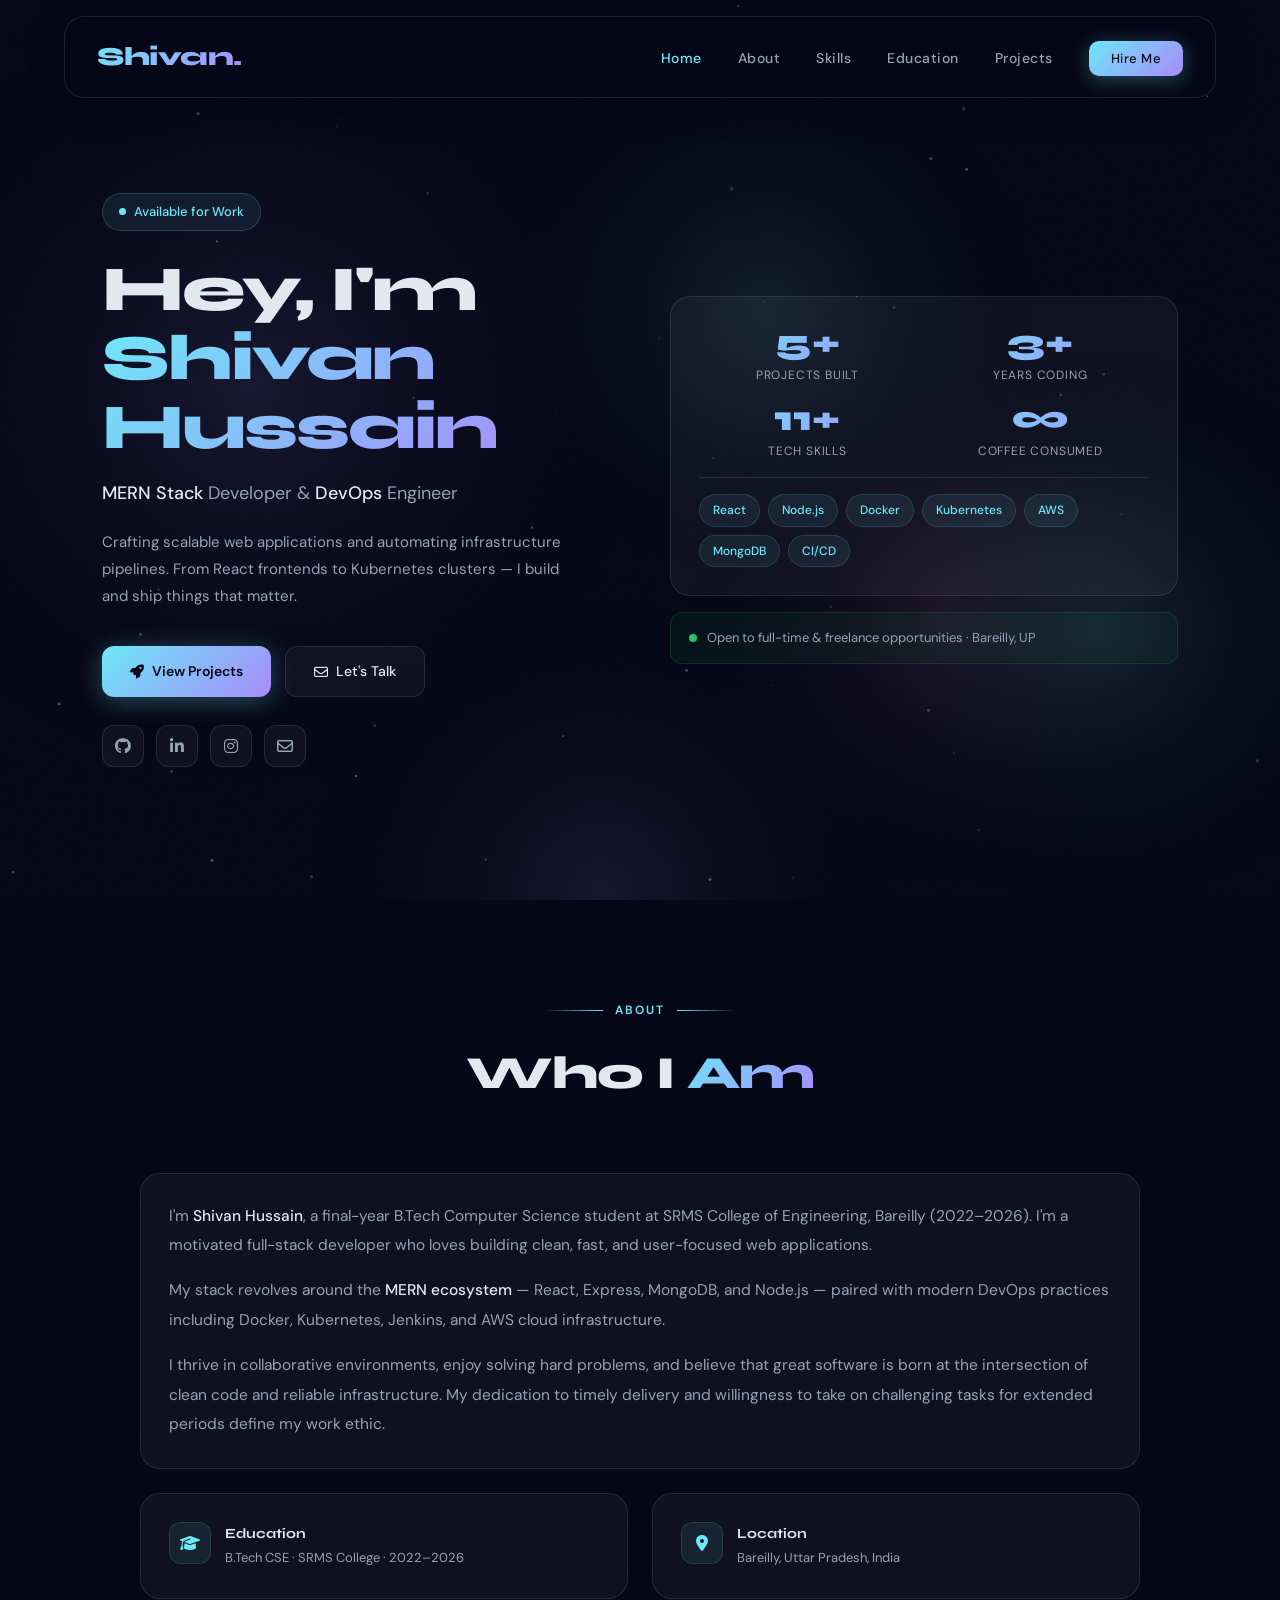
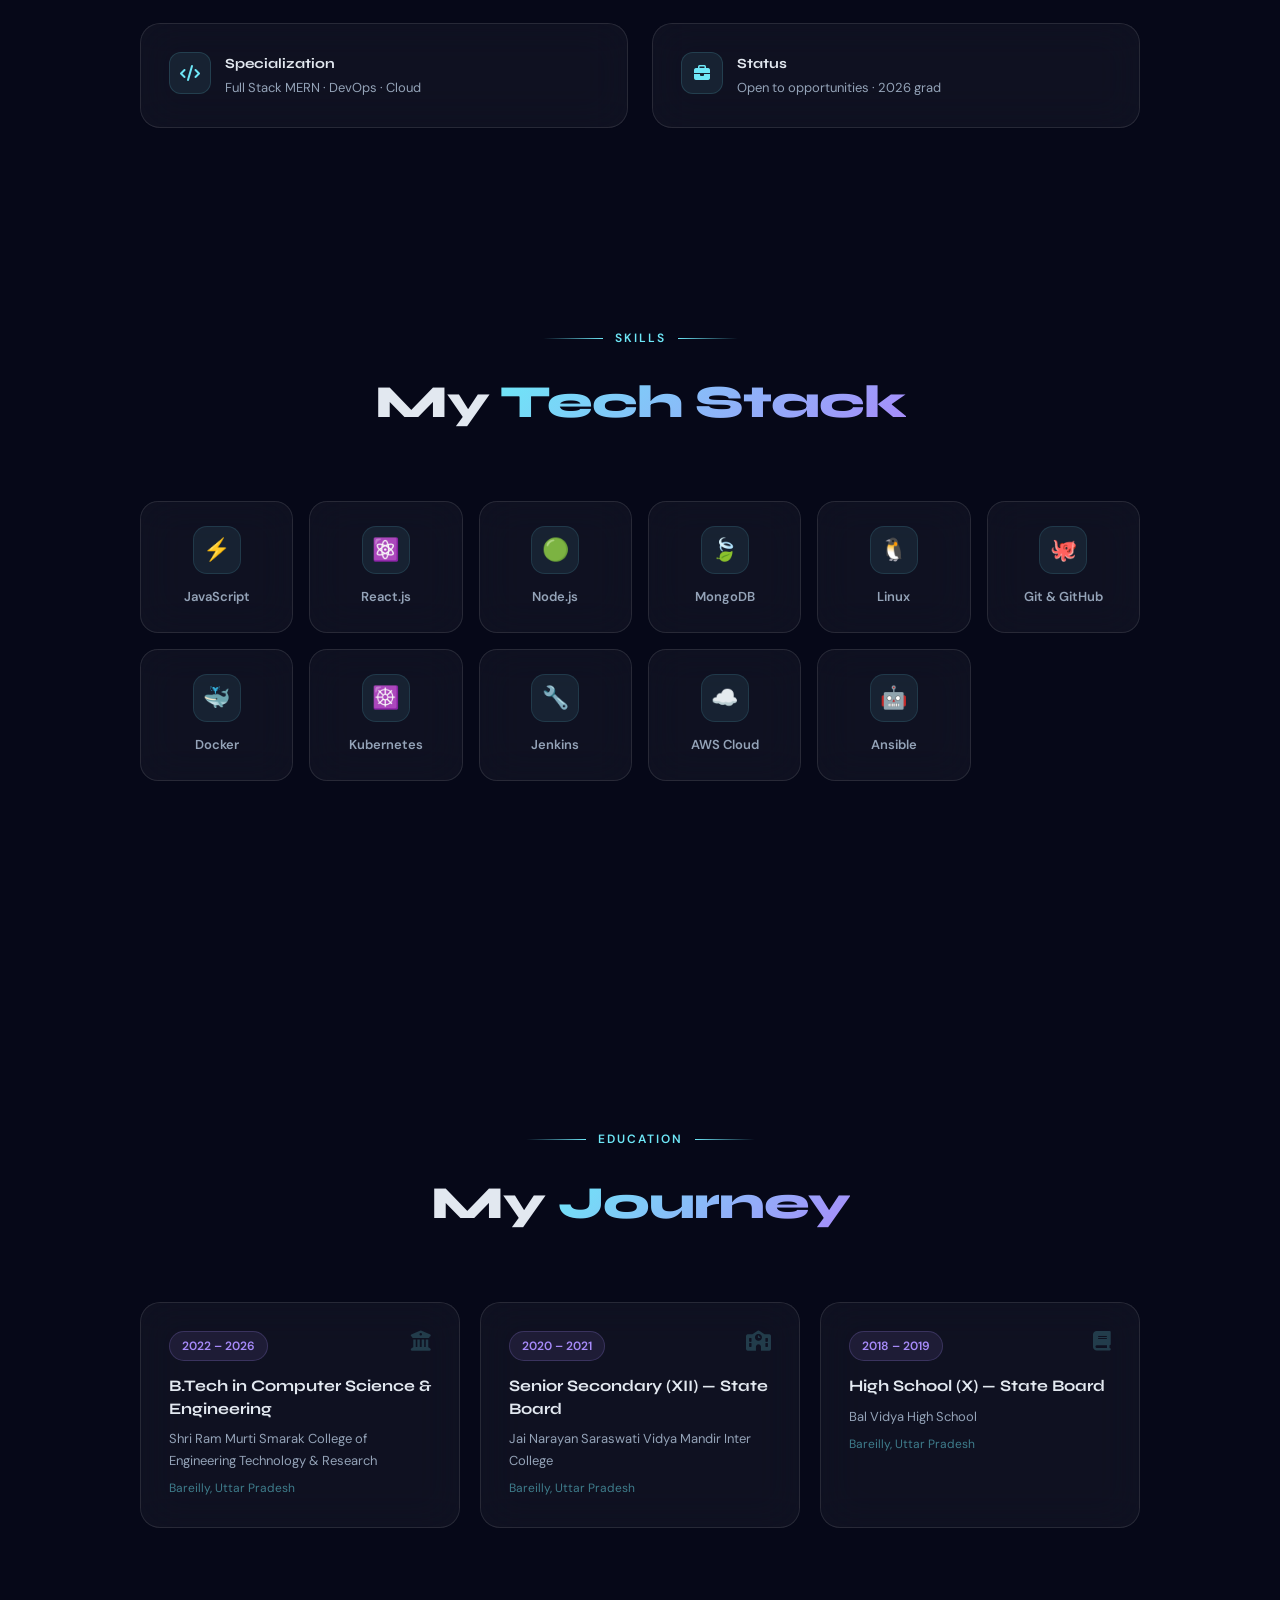
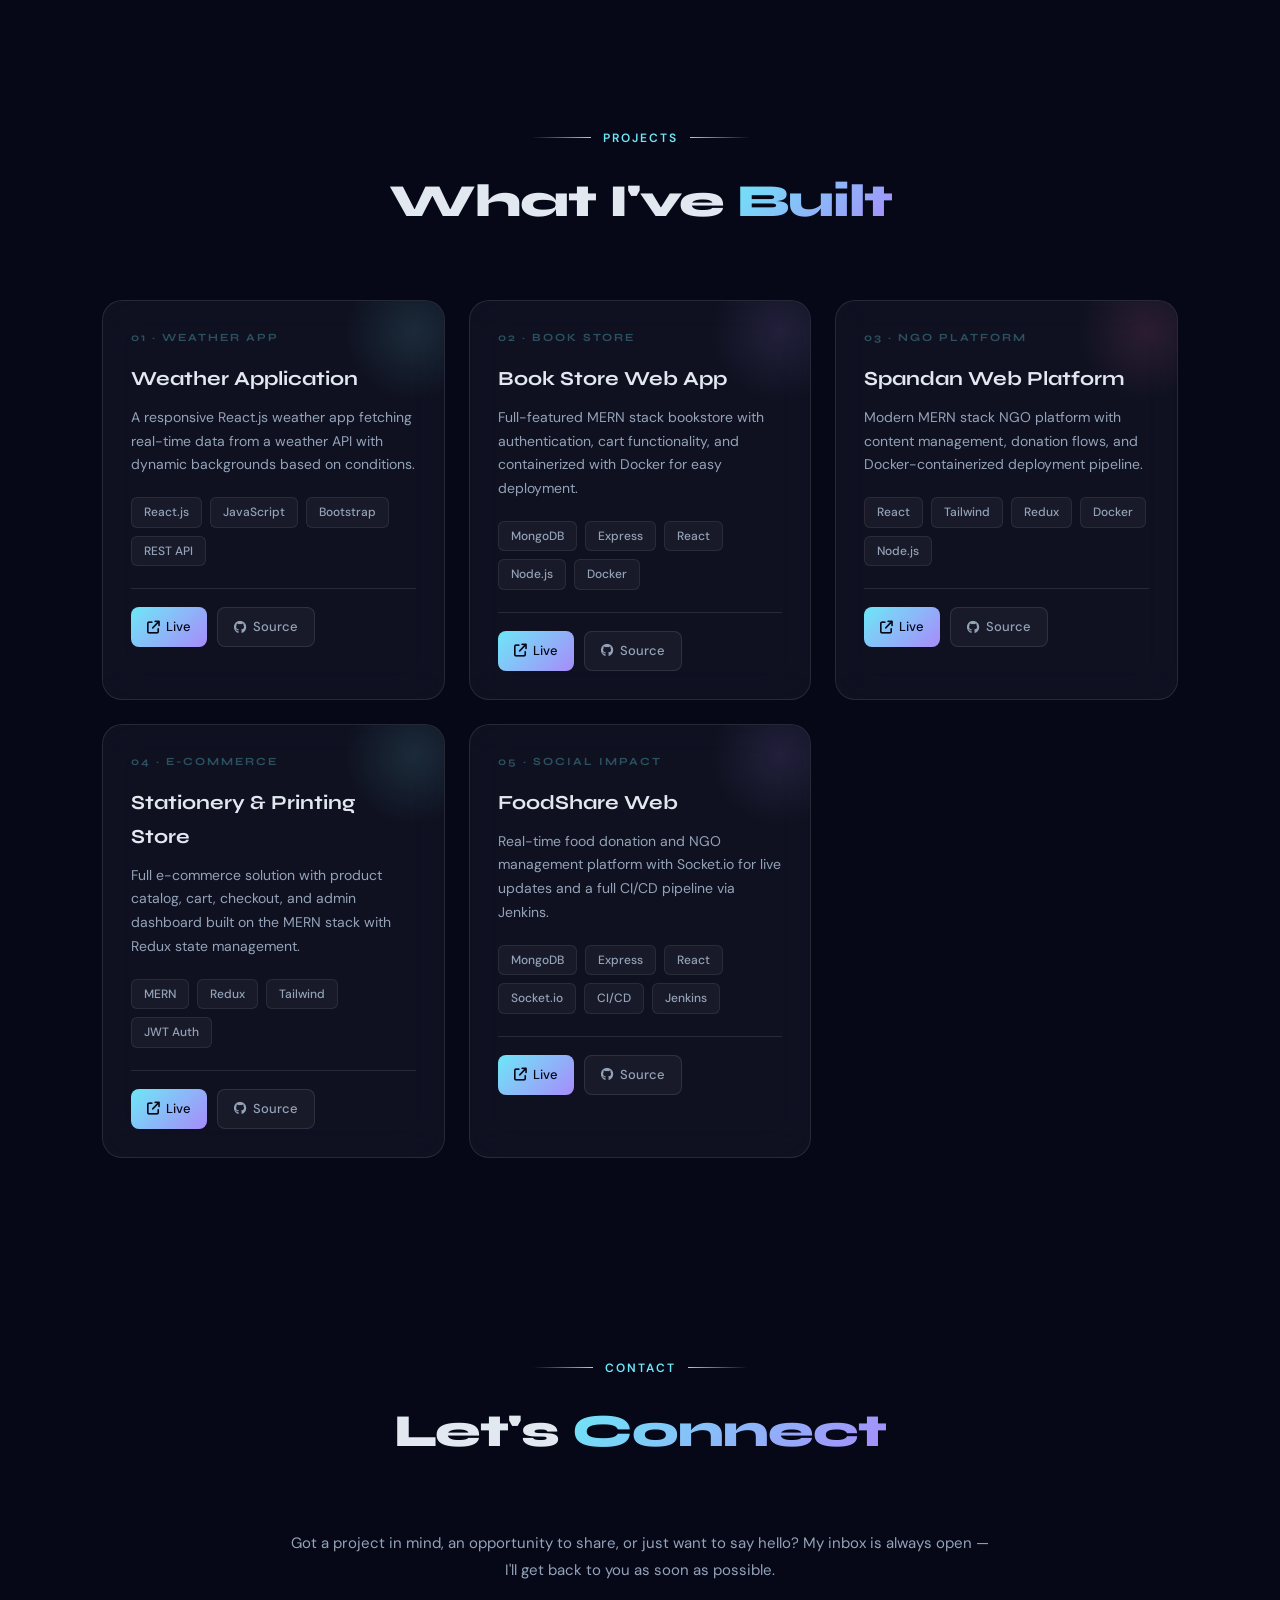
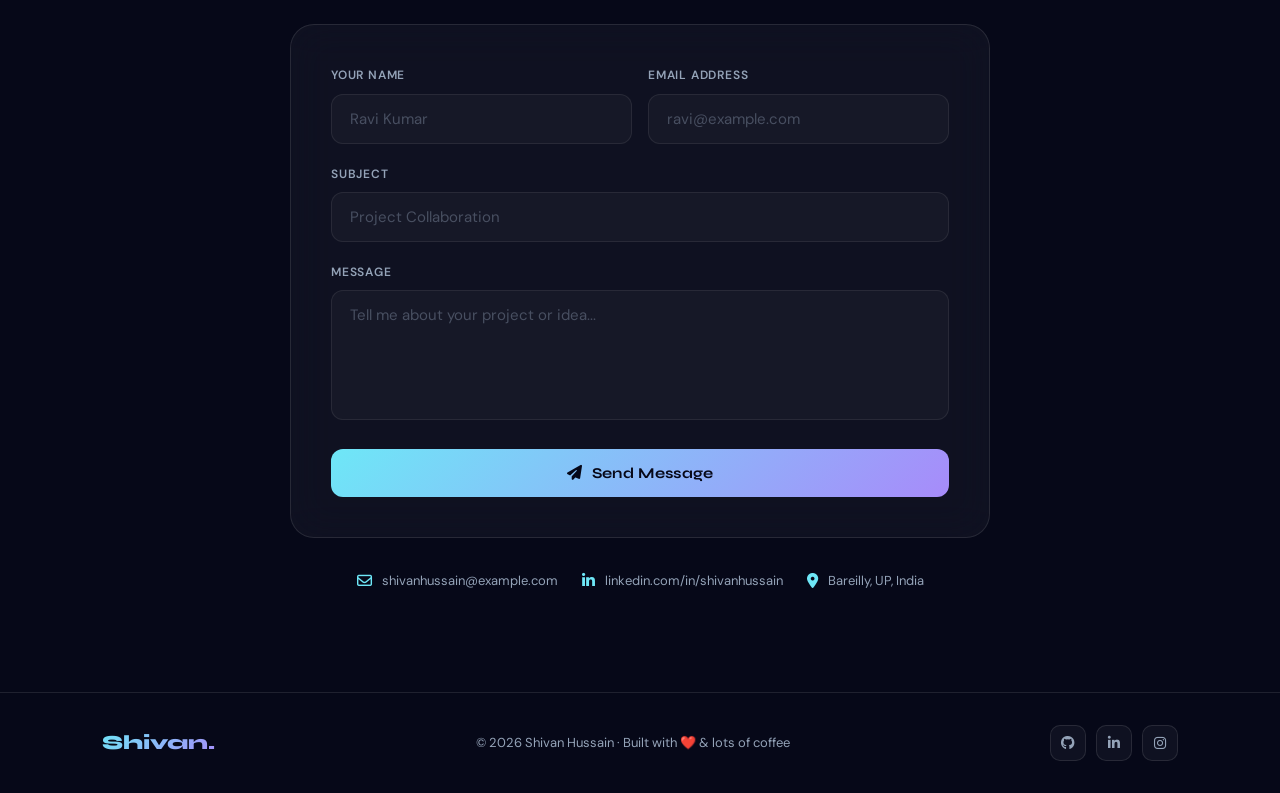
<file: index.html>
<!DOCTYPE html>
<html lang="en">
<head>
  <meta charset="UTF-8" />
  <meta name="viewport" content="width=device-width, initial-scale=1.0" />
  <title>Shivan Hussain | Full Stack & DevOps Engineer</title>
  <link rel="preconnect" href="https://fonts.googleapis.com">
  <link rel="preconnect" href="https://fonts.gstatic.com" crossorigin>
  <link href="https://fonts.googleapis.com/css2?family=Syne:wght@400;600;700;800&family=DM+Sans:ital,opsz,wght@0,9..40,300;0,9..40,400;0,9..40,500;1,9..40,300&display=swap" rel="stylesheet">
  <link rel="stylesheet" href="https://cdnjs.cloudflare.com/ajax/libs/font-awesome/6.5.1/css/all.min.css"/>
  <style>
    :root {
      --bg: #060818;
      --glass: rgba(255,255,255,0.04);
      --glass-border: rgba(255,255,255,0.10);
      --glass-hover: rgba(255,255,255,0.08);
      --accent: #6ee7f7;
      --accent2: #a78bfa;
      --accent3: #f472b6;
      --text: #e2e8f0;
      --muted: #94a3b8;
      --card-shadow: 0 8px 32px rgba(0,0,0,0.4);
      --glow: 0 0 40px rgba(110,231,247,0.15);
    }

    *, *::before, *::after { margin:0; padding:0; box-sizing:border-box; }

    html { scroll-behavior: smooth; }

    body {
      background: var(--bg);
      color: var(--text);
      font-family: 'DM Sans', sans-serif;
      font-size: 16px;
      line-height: 1.7;
      overflow-x: hidden;
    }

    /* ── CANVAS BG ── */
    #bg-canvas {
      position: fixed;
      inset: 0;
      z-index: 0;
      pointer-events: none;
    }

    /* ── NOISE OVERLAY ── */
    body::before {
      content: '';
      position: fixed;
      inset: 0;
      background-image: url("data:image/svg+xml,%3Csvg viewBox='0 0 256 256' xmlns='http://www.w3.org/2000/svg'%3E%3Cfilter id='noise'%3E%3CfeTurbulence type='fractalNoise' baseFrequency='0.9' numOctaves='4' stitchTiles='stitch'/%3E%3C/filter%3E%3Crect width='100%25' height='100%25' filter='url(%23noise)' opacity='0.04'/%3E%3C/svg%3E");
      z-index: 1;
      pointer-events: none;
      opacity: 0.5;
    }

    section, header, footer { position: relative; z-index: 2; }

    /* ── NAVBAR ── */
    header {
      position: fixed;
      top: 0; left: 0; right: 0;
      z-index: 100;
      padding: 0 5%;
    }

    .navbar {
      display: flex;
      align-items: center;
      justify-content: space-between;
      padding: 18px 32px;
      margin-top: 16px;
      border-radius: 20px;
      background: rgba(6,8,24,0.6);
      backdrop-filter: blur(24px);
      -webkit-backdrop-filter: blur(24px);
      border: 1px solid var(--glass-border);
      box-shadow: var(--card-shadow);
      transition: all 0.3s ease;
    }

    .logo {
      font-family: 'Syne', sans-serif;
      font-size: 26px;
      font-weight: 800;
      background: linear-gradient(135deg, var(--accent), var(--accent2));
      -webkit-background-clip: text;
      -webkit-text-fill-color: transparent;
      background-clip: text;
      letter-spacing: -0.5px;
    }

    .nav-links {
      display: flex;
      list-style: none;
      gap: 36px;
    }

    .nav-links a {
      text-decoration: none;
      color: var(--muted);
      font-size: 14px;
      font-weight: 500;
      letter-spacing: 0.5px;
      position: relative;
      transition: color 0.3s ease;
    }

    .nav-links a::after {
      content: '';
      position: absolute;
      bottom: -4px; left: 0;
      width: 0; height: 1.5px;
      background: linear-gradient(90deg, var(--accent), var(--accent2));
      transition: width 0.3s ease;
      border-radius: 2px;
    }

    .nav-links a:hover { color: var(--accent); }
    .nav-links a:hover::after { width: 100%; }

    .nav-cta {
      padding: 9px 22px;
      background: linear-gradient(135deg, var(--accent), var(--accent2));
      color: #060818 !important;
      border-radius: 10px;
      font-weight: 600;
      font-size: 13px !important;
      letter-spacing: 0.3px;
      transition: all 0.3s ease !important;
      box-shadow: 0 4px 20px rgba(110,231,247,0.3);
    }
    .nav-cta::after { display: none !important; }
    .nav-cta:hover { transform: translateY(-2px); box-shadow: 0 8px 30px rgba(110,231,247,0.4) !important; color: #060818 !important; }

    .menu-btn {
      display: none;
      font-size: 22px;
      cursor: pointer;
      color: var(--accent);
      background: none;
      border: none;
    }

    /* ── HERO ── */
    .hero {
      min-height: 100vh;
      display: flex;
      align-items: center;
      padding: 140px 8% 80px;
      position: relative;
    }

    .hero-inner {
      display: grid;
      grid-template-columns: 1fr 1fr;
      gap: 60px;
      align-items: center;
      width: 100%;
      max-width: 1200px;
      margin: auto;
    }

    .hero-badge {
      display: inline-flex;
      align-items: center;
      gap: 8px;
      background: rgba(110,231,247,0.08);
      border: 1px solid rgba(110,231,247,0.2);
      color: var(--accent);
      padding: 7px 16px;
      border-radius: 100px;
      font-size: 13px;
      font-weight: 500;
      margin-bottom: 24px;
      animation: fadeUp 0.6s ease both;
    }

    .hero-badge .dot {
      width: 7px; height: 7px;
      background: var(--accent);
      border-radius: 50%;
      animation: pulse 2s infinite;
    }

    .hero-left h1 {
      font-family: 'Syne', sans-serif;
      font-size: clamp(40px, 5vw, 68px);
      font-weight: 800;
      line-height: 1.08;
      letter-spacing: -2px;
      animation: fadeUp 0.6s ease 0.1s both;
    }

    .hero-left h1 .name {
      display: block;
      background: linear-gradient(135deg, var(--accent) 0%, var(--accent2) 50%, var(--accent3) 100%);
      -webkit-background-clip: text;
      -webkit-text-fill-color: transparent;
      background-clip: text;
      background-size: 200%;
      animation: fadeUp 0.6s ease 0.1s both, gradientShift 5s ease infinite 1s;
    }

    @keyframes gradientShift {
      0%, 100% { background-position: 0% 50%; }
      50% { background-position: 100% 50%; }
    }

    .hero-role {
      font-size: 18px;
      color: var(--muted);
      font-weight: 400;
      margin: 16px 0 20px;
      animation: fadeUp 0.6s ease 0.2s both;
    }

    .hero-role strong { color: var(--text); font-weight: 500; }

    .hero-desc {
      color: var(--muted);
      font-size: 15px;
      max-width: 460px;
      line-height: 1.8;
      animation: fadeUp 0.6s ease 0.3s both;
    }

    .hero-actions {
      display: flex;
      gap: 14px;
      margin-top: 36px;
      flex-wrap: wrap;
      animation: fadeUp 0.6s ease 0.4s both;
    }

    .btn-primary {
      display: inline-flex;
      align-items: center;
      gap: 8px;
      padding: 13px 28px;
      background: linear-gradient(135deg, var(--accent), var(--accent2));
      color: #060818;
      text-decoration: none;
      border-radius: 12px;
      font-weight: 600;
      font-size: 14px;
      transition: all 0.3s ease;
      box-shadow: 0 4px 24px rgba(110,231,247,0.3);
    }
    .btn-primary:hover {
      transform: translateY(-3px);
      box-shadow: 0 12px 36px rgba(110,231,247,0.45);
    }

    .btn-ghost {
      display: inline-flex;
      align-items: center;
      gap: 8px;
      padding: 13px 28px;
      background: var(--glass);
      color: var(--text);
      text-decoration: none;
      border-radius: 12px;
      font-weight: 500;
      font-size: 14px;
      border: 1px solid var(--glass-border);
      backdrop-filter: blur(10px);
      transition: all 0.3s ease;
    }
    .btn-ghost:hover {
      background: var(--glass-hover);
      border-color: rgba(255,255,255,0.2);
      transform: translateY(-3px);
      box-shadow: 0 12px 30px rgba(0,0,0,0.3);
    }

    .social-row {
      display: flex;
      gap: 12px;
      margin-top: 28px;
      animation: fadeUp 0.6s ease 0.5s both;
    }

    .social-row a {
      width: 42px; height: 42px;
      display: flex;
      align-items: center;
      justify-content: center;
      background: var(--glass);
      border: 1px solid var(--glass-border);
      border-radius: 12px;
      color: var(--muted);
      font-size: 16px;
      text-decoration: none;
      transition: all 0.3s ease;
      backdrop-filter: blur(10px);
    }

    .social-row a:hover {
      color: var(--accent);
      border-color: rgba(110,231,247,0.3);
      background: rgba(110,231,247,0.08);
      transform: translateY(-4px);
      box-shadow: 0 8px 24px rgba(110,231,247,0.15);
    }

    /* Hero Right — Stats card */
    .hero-right {
      display: flex;
      flex-direction: column;
      gap: 16px;
      animation: fadeUp 0.7s ease 0.3s both;
    }

    .hero-card {
      background: var(--glass);
      border: 1px solid var(--glass-border);
      border-radius: 20px;
      padding: 28px;
      backdrop-filter: blur(20px);
      -webkit-backdrop-filter: blur(20px);
      transition: all 0.4s ease;
    }

    .hero-card:hover {
      border-color: rgba(110,231,247,0.2);
      background: var(--glass-hover);
      transform: translateY(-4px);
      box-shadow: 0 20px 50px rgba(0,0,0,0.4), var(--glow);
    }

    .stats-grid {
      display: grid;
      grid-template-columns: 1fr 1fr;
      gap: 16px;
    }

    .stat-item {
      text-align: center;
    }

    .stat-num {
      font-family: 'Syne', sans-serif;
      font-size: 36px;
      font-weight: 800;
      background: linear-gradient(135deg, var(--accent), var(--accent2));
      -webkit-background-clip: text;
      -webkit-text-fill-color: transparent;
      background-clip: text;
      line-height: 1;
    }

    .stat-label {
      font-size: 12px;
      color: var(--muted);
      margin-top: 4px;
      text-transform: uppercase;
      letter-spacing: 0.8px;
    }

    .stack-pills {
      display: flex;
      flex-wrap: wrap;
      gap: 8px;
      padding-top: 16px;
      border-top: 1px solid var(--glass-border);
      margin-top: 16px;
    }

    .pill {
      padding: 5px 13px;
      background: rgba(110,231,247,0.08);
      border: 1px solid rgba(110,231,247,0.15);
      color: var(--accent);
      border-radius: 100px;
      font-size: 12px;
      font-weight: 500;
      transition: all 0.25s ease;
    }
    .pill:hover {
      background: rgba(110,231,247,0.15);
      transform: scale(1.05);
    }

    .availability {
      display: flex;
      align-items: center;
      gap: 10px;
      padding: 14px 18px;
      background: rgba(34,197,94,0.06);
      border: 1px solid rgba(34,197,94,0.15);
      border-radius: 12px;
      font-size: 13px;
    }

    .avail-dot {
      width: 8px; height: 8px;
      background: #22c55e;
      border-radius: 50%;
      animation: pulse 2s infinite;
      flex-shrink: 0;
    }

    @keyframes pulse {
      0%, 100% { opacity: 1; box-shadow: 0 0 0 0 rgba(34,197,94,0.4); }
      50% { opacity: 0.7; box-shadow: 0 0 0 6px rgba(34,197,94,0); }
    }

    /* ── SECTION SHARED ── */
    section {
      padding: 100px 8%;
    }

    .section-eyebrow {
      display: flex;
      align-items: center;
      gap: 12px;
      margin-bottom: 14px;
      justify-content: center;
    }

    .section-eyebrow span {
      font-size: 12px;
      text-transform: uppercase;
      letter-spacing: 2px;
      color: var(--accent);
      font-weight: 600;
    }

    .section-eyebrow::before,
    .section-eyebrow::after {
      content: '';
      flex: 1;
      max-width: 60px;
      height: 1px;
      background: linear-gradient(90deg, transparent, var(--accent));
    }
    .section-eyebrow::after {
      background: linear-gradient(90deg, var(--accent), transparent);
    }

    .section-title {
      font-family: 'Syne', sans-serif;
      font-size: clamp(30px, 4vw, 46px);
      font-weight: 800;
      text-align: center;
      letter-spacing: -1px;
      margin-bottom: 60px;
      color: var(--text);
    }

    .section-title em {
      font-style: normal;
      background: linear-gradient(135deg, var(--accent), var(--accent2));
      -webkit-background-clip: text;
      -webkit-text-fill-color: transparent;
      background-clip: text;
    }

    /* ── GLASS CARD BASE ── */
    .glass-card {
      background: var(--glass);
      border: 1px solid var(--glass-border);
      border-radius: 20px;
      backdrop-filter: blur(20px);
      -webkit-backdrop-filter: blur(20px);
      padding: 28px;
      transition: all 0.4s cubic-bezier(0.23, 1, 0.32, 1);
      position: relative;
      overflow: hidden;
    }

    .glass-card::before {
      content: '';
      position: absolute;
      top: 0; left: 0; right: 0;
      height: 1px;
      background: linear-gradient(90deg, transparent, rgba(110,231,247,0.4), transparent);
      opacity: 0;
      transition: opacity 0.4s ease;
    }

    .glass-card:hover {
      border-color: rgba(110,231,247,0.2);
      background: var(--glass-hover);
      transform: translateY(-6px);
      box-shadow: 0 24px 60px rgba(0,0,0,0.45), var(--glow);
    }

    .glass-card:hover::before { opacity: 1; }

    /* ── ABOUT ── */
    .about-grid {
      display: grid;
      grid-template-columns: 1fr 1fr;
      gap: 24px;
      max-width: 1000px;
      margin: auto;
    }

    .about-main {
      grid-column: span 2;
    }

    .about-main p {
      color: var(--muted);
      font-size: 15.5px;
      line-height: 1.9;
      margin-bottom: 16px;
    }

    .about-main p:last-child { margin-bottom: 0; }

    .about-highlight {
      color: var(--text) !important;
      font-weight: 500;
    }

    .about-detail {
      display: flex;
      align-items: flex-start;
      gap: 14px;
    }

    .about-detail-icon {
      width: 42px; height: 42px;
      flex-shrink: 0;
      background: rgba(110,231,247,0.08);
      border: 1px solid rgba(110,231,247,0.15);
      border-radius: 12px;
      display: flex;
      align-items: center;
      justify-content: center;
      color: var(--accent);
      font-size: 16px;
    }

    .about-detail-text h4 {
      font-family: 'Syne', sans-serif;
      font-size: 14px;
      font-weight: 700;
      color: var(--text);
      margin-bottom: 2px;
    }

    .about-detail-text p {
      font-size: 13px;
      color: var(--muted);
    }

    /* ── SKILLS ── */
    .skills-section { background: transparent; }

    .skills-grid {
      display: grid;
      grid-template-columns: repeat(auto-fill, minmax(150px, 1fr));
      gap: 16px;
      max-width: 1000px;
      margin: auto;
    }

    .skill-item {
      display: flex;
      flex-direction: column;
      align-items: center;
      gap: 12px;
      padding: 24px 16px;
      background: var(--glass);
      border: 1px solid var(--glass-border);
      border-radius: 18px;
      backdrop-filter: blur(20px);
      cursor: default;
      transition: all 0.4s cubic-bezier(0.23, 1, 0.32, 1);
      position: relative;
      overflow: hidden;
    }

    .skill-item::after {
      content: '';
      position: absolute;
      inset: 0;
      background: radial-gradient(circle at 50% 0%, rgba(110,231,247,0.1) 0%, transparent 70%);
      opacity: 0;
      transition: opacity 0.4s ease;
    }

    .skill-item:hover {
      border-color: rgba(110,231,247,0.25);
      transform: translateY(-8px) scale(1.02);
      box-shadow: 0 20px 50px rgba(0,0,0,0.4), 0 0 30px rgba(110,231,247,0.1);
    }

    .skill-item:hover::after { opacity: 1; }

    .skill-icon {
      width: 48px; height: 48px;
      background: rgba(110,231,247,0.08);
      border: 1px solid rgba(110,231,247,0.12);
      border-radius: 14px;
      display: flex;
      align-items: center;
      justify-content: center;
      font-size: 22px;
      transition: all 0.4s ease;
      position: relative;
      z-index: 1;
    }

    .skill-item:hover .skill-icon {
      background: rgba(110,231,247,0.15);
      transform: scale(1.1) rotate(-5deg);
    }

    .skill-name {
      font-size: 13px;
      font-weight: 600;
      color: var(--muted);
      text-align: center;
      transition: color 0.3s ease;
      position: relative;
      z-index: 1;
    }

    .skill-item:hover .skill-name { color: var(--text); }

    /* ── EDUCATION ── */
    .edu-grid {
      display: grid;
      grid-template-columns: repeat(auto-fit, minmax(280px, 1fr));
      gap: 20px;
      max-width: 1000px;
      margin: auto;
    }

    .edu-card { position: relative; }

    .edu-card .year-badge {
      display: inline-block;
      padding: 4px 12px;
      background: rgba(167,139,250,0.1);
      border: 1px solid rgba(167,139,250,0.2);
      color: var(--accent2);
      border-radius: 100px;
      font-size: 12px;
      font-weight: 600;
      margin-bottom: 14px;
    }

    .edu-card h3 {
      font-family: 'Syne', sans-serif;
      font-size: 16px;
      font-weight: 700;
      color: var(--text);
      margin-bottom: 8px;
      line-height: 1.4;
    }

    .edu-card p {
      font-size: 13px;
      color: var(--muted);
    }

    .edu-icon {
      position: absolute;
      top: 28px;
      right: 28px;
      font-size: 20px;
      color: rgba(110,231,247,0.2);
    }

    /* ── PROJECTS ── */
    .projects-grid {
      display: grid;
      grid-template-columns: repeat(auto-fill, minmax(330px, 1fr));
      gap: 24px;
      max-width: 1100px;
      margin: auto;
    }

    .project-card {
      position: relative;
      overflow: hidden;
    }

    .project-card .card-accent {
      position: absolute;
      top: -40px; right: -40px;
      width: 140px; height: 140px;
      border-radius: 50%;
      background: radial-gradient(circle, rgba(110,231,247,0.12) 0%, transparent 70%);
      transition: all 0.5s ease;
    }

    .project-card:hover .card-accent {
      transform: scale(1.5);
      opacity: 0.8;
    }

    .project-card .proj-num {
      font-family: 'Syne', sans-serif;
      font-size: 11px;
      font-weight: 700;
      color: rgba(110,231,247,0.3);
      text-transform: uppercase;
      letter-spacing: 2px;
      margin-bottom: 14px;
    }

    .project-card h3 {
      font-family: 'Syne', sans-serif;
      font-size: 20px;
      font-weight: 700;
      color: var(--text);
      margin-bottom: 10px;
      transition: color 0.3s;
    }

    .project-card:hover h3 { color: var(--accent); }

    .project-card p {
      font-size: 14px;
      color: var(--muted);
      margin-bottom: 20px;
      line-height: 1.7;
    }

    .tech-tags {
      display: flex;
      flex-wrap: wrap;
      gap: 8px;
      margin-bottom: 22px;
    }

    .tech-tag {
      padding: 4px 12px;
      background: rgba(255,255,255,0.04);
      border: 1px solid rgba(255,255,255,0.08);
      color: var(--muted);
      border-radius: 6px;
      font-size: 12px;
      font-weight: 500;
      transition: all 0.25s ease;
    }

    .project-card:hover .tech-tag {
      border-color: rgba(110,231,247,0.15);
      color: var(--accent);
      background: rgba(110,231,247,0.05);
    }

    .project-links {
      display: flex;
      gap: 10px;
      border-top: 1px solid var(--glass-border);
      padding-top: 18px;
    }

    .proj-link {
      display: inline-flex;
      align-items: center;
      gap: 6px;
      padding: 8px 16px;
      text-decoration: none;
      font-size: 13px;
      font-weight: 500;
      border-radius: 8px;
      transition: all 0.3s ease;
    }

    .proj-link.primary {
      background: linear-gradient(135deg, var(--accent), var(--accent2));
      color: #060818;
    }

    .proj-link.primary:hover {
      box-shadow: 0 6px 20px rgba(110,231,247,0.35);
      transform: translateY(-2px);
    }

    .proj-link.secondary {
      background: var(--glass);
      border: 1px solid var(--glass-border);
      color: var(--muted);
    }

    .proj-link.secondary:hover {
      border-color: rgba(110,231,247,0.2);
      color: var(--accent);
      transform: translateY(-2px);
    }

    /* ── CONTACT ── */
    .contact-wrapper {
      max-width: 700px;
      margin: auto;
    }

    .contact-intro {
      text-align: center;
      color: var(--muted);
      font-size: 15px;
      margin-bottom: 40px;
      line-height: 1.8;
    }

    .contact-form-card {
      background: var(--glass);
      border: 1px solid var(--glass-border);
      border-radius: 24px;
      padding: 40px;
      backdrop-filter: blur(20px);
    }

    .form-group {
      margin-bottom: 20px;
    }

    .form-group label {
      display: block;
      font-size: 12px;
      font-weight: 600;
      color: var(--muted);
      text-transform: uppercase;
      letter-spacing: 0.8px;
      margin-bottom: 8px;
    }

    .form-group input,
    .form-group textarea {
      width: 100%;
      padding: 14px 18px;
      background: rgba(255,255,255,0.03);
      border: 1px solid rgba(255,255,255,0.08);
      border-radius: 12px;
      color: var(--text);
      font-family: 'DM Sans', sans-serif;
      font-size: 15px;
      outline: none;
      transition: all 0.3s ease;
      resize: none;
    }

    .form-group input::placeholder,
    .form-group textarea::placeholder {
      color: rgba(148,163,184,0.4);
    }

    .form-group input:focus,
    .form-group textarea:focus {
      border-color: rgba(110,231,247,0.35);
      background: rgba(110,231,247,0.04);
      box-shadow: 0 0 0 4px rgba(110,231,247,0.07);
    }

    .form-row {
      display: grid;
      grid-template-columns: 1fr 1fr;
      gap: 16px;
    }

    .submit-btn {
      width: 100%;
      padding: 15px;
      background: linear-gradient(135deg, var(--accent), var(--accent2));
      color: #060818;
      border: none;
      border-radius: 12px;
      font-family: 'Syne', sans-serif;
      font-size: 15px;
      font-weight: 700;
      cursor: pointer;
      transition: all 0.3s ease;
      display: flex;
      align-items: center;
      justify-content: center;
      gap: 10px;
      margin-top: 8px;
      letter-spacing: 0.3px;
    }

    .submit-btn:hover {
      transform: translateY(-3px);
      box-shadow: 0 14px 40px rgba(110,231,247,0.4);
    }

    .submit-btn:active { transform: translateY(0); }

    /* Contact info strip */
    .contact-info-strip {
      display: flex;
      justify-content: center;
      gap: 24px;
      margin-top: 32px;
      flex-wrap: wrap;
    }

    .contact-info-item {
      display: flex;
      align-items: center;
      gap: 10px;
      color: var(--muted);
      font-size: 13px;
      text-decoration: none;
      transition: color 0.3s;
    }

    .contact-info-item i {
      color: var(--accent);
      font-size: 15px;
    }

    .contact-info-item:hover { color: var(--accent); }

    /* ── FOOTER ── */
    footer {
      padding: 32px 8%;
      border-top: 1px solid var(--glass-border);
      display: flex;
      align-items: center;
      justify-content: space-between;
      flex-wrap: wrap;
      gap: 16px;
    }

    .footer-logo {
      font-family: 'Syne', sans-serif;
      font-size: 20px;
      font-weight: 800;
      background: linear-gradient(135deg, var(--accent), var(--accent2));
      -webkit-background-clip: text;
      -webkit-text-fill-color: transparent;
      background-clip: text;
    }

    .footer-copy {
      font-size: 13px;
      color: var(--muted);
    }

    .footer-social {
      display: flex;
      gap: 10px;
    }

    .footer-social a {
      width: 36px; height: 36px;
      display: flex;
      align-items: center;
      justify-content: center;
      background: var(--glass);
      border: 1px solid var(--glass-border);
      border-radius: 10px;
      color: var(--muted);
      font-size: 14px;
      text-decoration: none;
      transition: all 0.3s ease;
    }

    .footer-social a:hover {
      color: var(--accent);
      border-color: rgba(110,231,247,0.25);
      transform: translateY(-3px);
    }

    /* ── TOAST ── */
    .toast {
      position: fixed;
      bottom: 30px;
      right: 30px;
      z-index: 9999;
      padding: 14px 22px;
      background: rgba(34,197,94,0.1);
      border: 1px solid rgba(34,197,94,0.25);
      color: #86efac;
      border-radius: 14px;
      font-size: 14px;
      font-weight: 500;
      backdrop-filter: blur(20px);
      display: flex;
      align-items: center;
      gap: 10px;
      transform: translateY(80px);
      opacity: 0;
      transition: all 0.4s cubic-bezier(0.23,1,0.32,1);
    }

    .toast.show {
      transform: translateY(0);
      opacity: 1;
    }

    /* ── SCROLL INDICATOR ── */
    .scroll-progress {
      position: fixed;
      top: 0; left: 0;
      height: 2px;
      background: linear-gradient(90deg, var(--accent), var(--accent2), var(--accent3));
      z-index: 9999;
      transition: width 0.1s linear;
    }

    /* ── ANIMATIONS ── */
    @keyframes fadeUp {
      from { opacity: 0; transform: translateY(24px); }
      to   { opacity: 1; transform: translateY(0); }
    }

    .fade-in {
      opacity: 0;
      transform: translateY(30px);
      transition: opacity 0.7s ease, transform 0.7s ease;
    }
    .fade-in.visible {
      opacity: 1;
      transform: translateY(0);
    }

    /* ── MOBILE ── */
    @media (max-width: 900px) {
      .hero-inner {
        grid-template-columns: 1fr;
        gap: 40px;
        text-align: center;
      }

      .hero-desc { margin: 0 auto; }

      .hero-actions, .social-row { justify-content: center; }

      .hero-badge { margin: 0 auto 24px; }

      .about-grid { grid-template-columns: 1fr; }
      .about-main { grid-column: span 1; }

      .form-row { grid-template-columns: 1fr; }

      footer { flex-direction: column; align-items: center; text-align: center; }
    }

    @media (max-width: 700px) {
      .navbar {
        padding: 14px 20px;
        margin-top: 10px;
      }

      .nav-links {
        display: none;
        position: fixed;
        top: 90px; left: 16px; right: 16px;
        flex-direction: column;
        background: rgba(6,8,24,0.95);
        backdrop-filter: blur(30px);
        border: 1px solid var(--glass-border);
        border-radius: 20px;
        padding: 24px;
        gap: 8px;
        z-index: 999;
      }

      .nav-links.open { display: flex; }

      .nav-links li a {
        display: block;
        padding: 12px 16px;
        border-radius: 10px;
        transition: all 0.2s ease;
      }

      .nav-links li a:hover {
        background: var(--glass);
      }

      .nav-links li:last-child a::after { display: none; }

      .menu-btn { display: block; }

      section { padding: 80px 5%; }

      .projects-grid { grid-template-columns: 1fr; }

      .skills-grid { grid-template-columns: repeat(auto-fill, minmax(120px, 1fr)); }
    }
  </style>
</head>
<body>

<div class="scroll-progress" id="scrollProgress"></div>

<!-- Background Canvas -->
<canvas id="bg-canvas"></canvas>

<!-- Navbar -->
<header>
  <nav class="navbar">
    <div class="logo">Shivan.</div>
    <ul class="nav-links" id="navLinks">
      <li><a href="#home">Home</a></li>
      <li><a href="#about">About</a></li>
      <li><a href="#skills">Skills</a></li>
      <li><a href="#education">Education</a></li>
      <li><a href="#projects">Projects</a></li>
      <li><a href="#contact" class="nav-cta">Hire Me</a></li>
    </ul>
    <button class="menu-btn" id="menuBtn" aria-label="Toggle menu">
      <i class="fa-solid fa-bars"></i>
    </button>
  </nav>
</header>

<!-- ── HERO ── -->
<section class="hero" id="home">
  <div class="hero-inner">
    <div class="hero-left">
      <div class="hero-badge">
        <span class="dot"></span>
        Available for Work
      </div>

      <h1>
        Hey, I'm
        <span class="name">Shivan Hussain</span>
      </h1>

      <p class="hero-role">
        <strong>MERN Stack</strong> Developer &amp; <strong>DevOps</strong> Engineer
      </p>

      <p class="hero-desc">
        Crafting scalable web applications and automating infrastructure pipelines. From React frontends to Kubernetes clusters — I build and ship things that matter.
      </p>

      <div class="hero-actions">
        <a href="#projects" class="btn-primary">
          <i class="fa-solid fa-rocket"></i>
          View Projects
        </a>
        <a href="#contact" class="btn-ghost">
          <i class="fa-regular fa-envelope"></i>
          Let's Talk
        </a>
      </div>

      <div class="social-row">
        <a href="https://github.com/" target="_blank" title="GitHub">
          <i class="fa-brands fa-github"></i>
        </a>
        <a href="https://linkedin.com/" target="_blank" title="LinkedIn">
          <i class="fa-brands fa-linkedin-in"></i>
        </a>
        <a href="https://instagram.com/" target="_blank" title="Instagram">
          <i class="fa-brands fa-instagram"></i>
        </a>
        <a href="mailto:shivanhussain@example.com" title="Email">
          <i class="fa-regular fa-envelope"></i>
        </a>
      </div>
    </div>

    <div class="hero-right">
      <div class="hero-card">
        <div class="stats-grid">
          <div class="stat-item">
            <div class="stat-num">5+</div>
            <div class="stat-label">Projects Built</div>
          </div>
          <div class="stat-item">
            <div class="stat-num">3+</div>
            <div class="stat-label">Years Coding</div>
          </div>
          <div class="stat-item">
            <div class="stat-num">11+</div>
            <div class="stat-label">Tech Skills</div>
          </div>
          <div class="stat-item">
            <div class="stat-num">∞</div>
            <div class="stat-label">Coffee Consumed</div>
          </div>
        </div>

        <div class="stack-pills">
          <span class="pill">React</span>
          <span class="pill">Node.js</span>
          <span class="pill">Docker</span>
          <span class="pill">Kubernetes</span>
          <span class="pill">AWS</span>
          <span class="pill">MongoDB</span>
          <span class="pill">CI/CD</span>
        </div>
      </div>

      <div class="availability">
        <span class="avail-dot"></span>
        <span style="color:var(--muted); font-size:13px;">Open to full-time &amp; freelance opportunities · Bareilly, UP</span>
      </div>
    </div>
  </div>
</section>

<!-- ── ABOUT ── -->
<section id="about">
  <div class="section-eyebrow"><span>About</span></div>
  <h2 class="section-title">Who I <em>Am</em></h2>

  <div class="about-grid">
    <div class="glass-card about-main fade-in">
      <p>
        I'm <span class="about-highlight">Shivan Hussain</span>, a final-year B.Tech Computer Science student at SRMS College of Engineering, Bareilly (2022–2026). I'm a motivated full-stack developer who loves building clean, fast, and user-focused web applications.
      </p>
      <p>
        My stack revolves around the <span class="about-highlight">MERN ecosystem</span> — React, Express, MongoDB, and Node.js — paired with modern DevOps practices including Docker, Kubernetes, Jenkins, and AWS cloud infrastructure.
      </p>
      <p>
        I thrive in collaborative environments, enjoy solving hard problems, and believe that great software is born at the intersection of clean code and reliable infrastructure. My dedication to timely delivery and willingness to take on challenging tasks for extended periods define my work ethic.
      </p>
    </div>

    <div class="glass-card about-detail fade-in">
      <div class="about-detail-icon"><i class="fa-solid fa-graduation-cap"></i></div>
      <div class="about-detail-text">
        <h4>Education</h4>
        <p>B.Tech CSE · SRMS College · 2022–2026</p>
      </div>
    </div>

    <div class="glass-card about-detail fade-in">
      <div class="about-detail-icon"><i class="fa-solid fa-location-dot"></i></div>
      <div class="about-detail-text">
        <h4>Location</h4>
        <p>Bareilly, Uttar Pradesh, India</p>
      </div>
    </div>

    <div class="glass-card about-detail fade-in">
      <div class="about-detail-icon"><i class="fa-solid fa-code"></i></div>
      <div class="about-detail-text">
        <h4>Specialization</h4>
        <p>Full Stack MERN · DevOps · Cloud</p>
      </div>
    </div>

    <div class="glass-card about-detail fade-in">
      <div class="about-detail-icon"><i class="fa-solid fa-briefcase"></i></div>
      <div class="about-detail-text">
        <h4>Status</h4>
        <p>Open to opportunities · 2026 grad</p>
      </div>
    </div>
  </div>
</section>

<!-- ── SKILLS ── -->
<section id="skills">
  <div class="section-eyebrow"><span>Skills</span></div>
  <h2 class="section-title">My <em>Tech Stack</em></h2>

  <div class="skills-grid">
    <div class="skill-item fade-in">
      <div class="skill-icon">⚡</div>
      <div class="skill-name">JavaScript</div>
    </div>
    <div class="skill-item fade-in">
      <div class="skill-icon">⚛️</div>
      <div class="skill-name">React.js</div>
    </div>
    <div class="skill-item fade-in">
      <div class="skill-icon">🟢</div>
      <div class="skill-name">Node.js</div>
    </div>
    <div class="skill-item fade-in">
      <div class="skill-icon">🍃</div>
      <div class="skill-name">MongoDB</div>
    </div>
    <div class="skill-item fade-in">
      <div class="skill-icon">🐧</div>
      <div class="skill-name">Linux</div>
    </div>
    <div class="skill-item fade-in">
      <div class="skill-icon">🐙</div>
      <div class="skill-name">Git & GitHub</div>
    </div>
    <div class="skill-item fade-in">
      <div class="skill-icon">🐳</div>
      <div class="skill-name">Docker</div>
    </div>
    <div class="skill-item fade-in">
      <div class="skill-icon">☸️</div>
      <div class="skill-name">Kubernetes</div>
    </div>
    <div class="skill-item fade-in">
      <div class="skill-icon">🔧</div>
      <div class="skill-name">Jenkins</div>
    </div>
    <div class="skill-item fade-in">
      <div class="skill-icon">☁️</div>
      <div class="skill-name">AWS Cloud</div>
    </div>
    <div class="skill-item fade-in">
      <div class="skill-icon">🤖</div>
      <div class="skill-name">Ansible</div>
    </div>
    <div class="skill-item fade-in">
      <div class="skill-icon">📊</div>
      <div class="skill-name">Prometheus</div>
    </div>
    <div class="skill-item fade-in">
      <div class="skill-icon">📈</div>
      <div class="skill-name">Grafana</div>
    </div>
    <div class="skill-item fade-in">
      <div class="skill-icon">🏗️</div>
      <div class="skill-name">Terraform</div>
    </div>
    <div class="skill-item fade-in">
      <div class="skill-icon">🎨</div>
      <div class="skill-name">Tailwind CSS</div>
    </div>
    <div class="skill-item fade-in">
      <div class="skill-icon">🔄</div>
      <div class="skill-name">Redux</div>
    </div>
  </div>
</section>

<!-- ── EDUCATION ── -->
<section id="education">
  <div class="section-eyebrow"><span>Education</span></div>
  <h2 class="section-title">My <em>Journey</em></h2>

  <div class="edu-grid">
    <div class="glass-card edu-card fade-in">
      <i class="fa-solid fa-university edu-icon"></i>
      <span class="year-badge">2022 – 2026</span>
      <h3>B.Tech in Computer Science & Engineering</h3>
      <p>Shri Ram Murti Smarak College of Engineering Technology & Research</p>
      <p style="margin-top:6px; color:rgba(110,231,247,0.5); font-size:12px;">Bareilly, Uttar Pradesh</p>
    </div>

    <div class="glass-card edu-card fade-in">
      <i class="fa-solid fa-school edu-icon"></i>
      <span class="year-badge">2020 – 2021</span>
      <h3>Senior Secondary (XII) — State Board</h3>
      <p>Jai Narayan Saraswati Vidya Mandir Inter College</p>
      <p style="margin-top:6px; color:rgba(110,231,247,0.5); font-size:12px;">Bareilly, Uttar Pradesh</p>
    </div>

    <div class="glass-card edu-card fade-in">
      <i class="fa-solid fa-book edu-icon"></i>
      <span class="year-badge">2018 – 2019</span>
      <h3>High School (X) — State Board</h3>
      <p>Bal Vidya High School</p>
      <p style="margin-top:6px; color:rgba(110,231,247,0.5); font-size:12px;">Bareilly, Uttar Pradesh</p>
    </div>
  </div>
</section>

<!-- ── PROJECTS ── -->
<section id="projects">
  <div class="section-eyebrow"><span>Projects</span></div>
  <h2 class="section-title">What I've <em>Built</em></h2>

  <div class="projects-grid">

    <div class="glass-card project-card fade-in">
      <div class="card-accent"></div>
      <div class="proj-num">01 · Weather App</div>
      <h3>Weather Application</h3>
      <p>A responsive React.js weather app fetching real-time data from a weather API with dynamic backgrounds based on conditions.</p>
      <div class="tech-tags">
        <span class="tech-tag">React.js</span>
        <span class="tech-tag">JavaScript</span>
        <span class="tech-tag">Bootstrap</span>
        <span class="tech-tag">REST API</span>
      </div>
      <div class="project-links">
        <a href="#" class="proj-link primary"><i class="fa-solid fa-arrow-up-right-from-square"></i> Live</a>
        <a href="#" class="proj-link secondary"><i class="fa-brands fa-github"></i> Source</a>
      </div>
    </div>

    <div class="glass-card project-card fade-in">
      <div class="card-accent" style="background: radial-gradient(circle, rgba(167,139,250,0.12) 0%, transparent 70%);"></div>
      <div class="proj-num">02 · Book Store</div>
      <h3>Book Store Web App</h3>
      <p>Full-featured MERN stack bookstore with authentication, cart functionality, and containerized with Docker for easy deployment.</p>
      <div class="tech-tags">
        <span class="tech-tag">MongoDB</span>
        <span class="tech-tag">Express</span>
        <span class="tech-tag">React</span>
        <span class="tech-tag">Node.js</span>
        <span class="tech-tag">Docker</span>
      </div>
      <div class="project-links">
        <a href="#" class="proj-link primary"><i class="fa-solid fa-arrow-up-right-from-square"></i> Live</a>
        <a href="#" class="proj-link secondary"><i class="fa-brands fa-github"></i> Source</a>
      </div>
    </div>

    <div class="glass-card project-card fade-in">
      <div class="card-accent" style="background: radial-gradient(circle, rgba(244,114,182,0.12) 0%, transparent 70%);"></div>
      <div class="proj-num">03 · NGO Platform</div>
      <h3>Spandan Web Platform</h3>
      <p>Modern MERN stack NGO platform with content management, donation flows, and Docker-containerized deployment pipeline.</p>
      <div class="tech-tags">
        <span class="tech-tag">React</span>
        <span class="tech-tag">Tailwind</span>
        <span class="tech-tag">Redux</span>
        <span class="tech-tag">Docker</span>
        <span class="tech-tag">Node.js</span>
      </div>
      <div class="project-links">
        <a href="#" class="proj-link primary"><i class="fa-solid fa-arrow-up-right-from-square"></i> Live</a>
        <a href="#" class="proj-link secondary"><i class="fa-brands fa-github"></i> Source</a>
      </div>
    </div>

    <div class="glass-card project-card fade-in">
      <div class="card-accent"></div>
      <div class="proj-num">04 · E-Commerce</div>
      <h3>Stationery & Printing Store</h3>
      <p>Full e-commerce solution with product catalog, cart, checkout, and admin dashboard built on the MERN stack with Redux state management.</p>
      <div class="tech-tags">
        <span class="tech-tag">MERN</span>
        <span class="tech-tag">Redux</span>
        <span class="tech-tag">Tailwind</span>
        <span class="tech-tag">JWT Auth</span>
      </div>
      <div class="project-links">
        <a href="#" class="proj-link primary"><i class="fa-solid fa-arrow-up-right-from-square"></i> Live</a>
        <a href="#" class="proj-link secondary"><i class="fa-brands fa-github"></i> Source</a>
      </div>
    </div>

    <div class="glass-card project-card fade-in" style="grid-column: span 1;">
      <div class="card-accent" style="background: radial-gradient(circle, rgba(167,139,250,0.12) 0%, transparent 70%);"></div>
      <div class="proj-num">05 · Social Impact</div>
      <h3>FoodShare Web</h3>
      <p>Real-time food donation and NGO management platform with Socket.io for live updates and a full CI/CD pipeline via Jenkins.</p>
      <div class="tech-tags">
        <span class="tech-tag">MongoDB</span>
        <span class="tech-tag">Express</span>
        <span class="tech-tag">React</span>
        <span class="tech-tag">Socket.io</span>
        <span class="tech-tag">CI/CD</span>
        <span class="tech-tag">Jenkins</span>
      </div>
      <div class="project-links">
        <a href="#" class="proj-link primary"><i class="fa-solid fa-arrow-up-right-from-square"></i> Live</a>
        <a href="#" class="proj-link secondary"><i class="fa-brands fa-github"></i> Source</a>
      </div>
    </div>

  </div>
</section>

<!-- ── CONTACT ── -->
<section id="contact">
  <div class="section-eyebrow"><span>Contact</span></div>
  <h2 class="section-title">Let's <em>Connect</em></h2>

  <div class="contact-wrapper">
    <p class="contact-intro">
      Got a project in mind, an opportunity to share, or just want to say hello? My inbox is always open — I'll get back to you as soon as possible.
    </p>

    <div class="contact-form-card fade-in">
      <form id="contactForm" novalidate>
        <div class="form-row">
          <div class="form-group">
            <label for="fname">Your Name</label>
            <input type="text" id="fname" placeholder="Ravi Kumar" required />
          </div>
          <div class="form-group">
            <label for="femail">Email Address</label>
            <input type="email" id="femail" placeholder="ravi@example.com" required />
          </div>
        </div>
        <div class="form-group">
          <label for="fsubject">Subject</label>
          <input type="text" id="fsubject" placeholder="Project Collaboration" required />
        </div>
        <div class="form-group">
          <label for="fmessage">Message</label>
          <textarea id="fmessage" rows="5" placeholder="Tell me about your project or idea..."></textarea>
        </div>
        <button type="submit" class="submit-btn">
          <i class="fa-solid fa-paper-plane"></i>
          Send Message
        </button>
      </form>
    </div>

    <div class="contact-info-strip">
      <a href="mailto:shivanhussain@example.com" class="contact-info-item">
        <i class="fa-regular fa-envelope"></i>
        shivanhussain@example.com
      </a>
      <a href="https://linkedin.com/" target="_blank" class="contact-info-item">
        <i class="fa-brands fa-linkedin-in"></i>
        linkedin.com/in/shivanhussain
      </a>
      <span class="contact-info-item">
        <i class="fa-solid fa-location-dot"></i>
        Bareilly, UP, India
      </span>
    </div>
  </div>
</section>

<!-- ── FOOTER ── -->
<footer>
  <div class="footer-logo">Shivan.</div>
  <p class="footer-copy">© 2026 Shivan Hussain · Built with ❤️ &amp; lots of coffee</p>
  <div class="footer-social">
    <a href="https://github.com/" target="_blank"><i class="fa-brands fa-github"></i></a>
    <a href="https://linkedin.com/" target="_blank"><i class="fa-brands fa-linkedin-in"></i></a>
    <a href="https://instagram.com/" target="_blank"><i class="fa-brands fa-instagram"></i></a>
  </div>
</footer>

<!-- Toast -->
<div class="toast" id="toast">
  <i class="fa-solid fa-check-circle"></i>
  Message sent! I'll get back to you soon.
</div>

<script>
  /* ── CANVAS PARTICLE BG ── */
  const canvas = document.getElementById('bg-canvas');
  const ctx = canvas.getContext('2d');

  function resize() {
    canvas.width = window.innerWidth;
    canvas.height = window.innerHeight;
  }
  resize();
  window.addEventListener('resize', resize);

  const COLORS = ['#6ee7f7', '#a78bfa', '#f472b6'];

  const orbs = Array.from({ length: 5 }, (_, i) => ({
    x: Math.random() * window.innerWidth,
    y: Math.random() * window.innerHeight,
    r: 200 + Math.random() * 200,
    vx: (Math.random() - 0.5) * 0.4,
    vy: (Math.random() - 0.5) * 0.4,
    color: COLORS[i % COLORS.length],
    opacity: 0.08 + Math.random() * 0.06,
  }));

  const particles = Array.from({ length: 60 }, () => ({
    x: Math.random() * window.innerWidth,
    y: Math.random() * window.innerHeight,
    r: Math.random() * 1.5 + 0.3,
    vx: (Math.random() - 0.5) * 0.25,
    vy: (Math.random() - 0.5) * 0.25,
    opacity: Math.random() * 0.4 + 0.1,
  }));

  function drawBG() {
    ctx.clearRect(0, 0, canvas.width, canvas.height);

    orbs.forEach(o => {
      const grd = ctx.createRadialGradient(o.x, o.y, 0, o.x, o.y, o.r);
      grd.addColorStop(0, o.color + Math.round(o.opacity * 255).toString(16).padStart(2,'0'));
      grd.addColorStop(1, 'transparent');
      ctx.fillStyle = grd;
      ctx.beginPath();
      ctx.arc(o.x, o.y, o.r, 0, Math.PI * 2);
      ctx.fill();

      o.x += o.vx; o.y += o.vy;
      if (o.x < -o.r) o.x = canvas.width + o.r;
      if (o.x > canvas.width + o.r) o.x = -o.r;
      if (o.y < -o.r) o.y = canvas.height + o.r;
      if (o.y > canvas.height + o.r) o.y = -o.r;
    });

    particles.forEach(p => {
      ctx.beginPath();
      ctx.arc(p.x, p.y, p.r, 0, Math.PI * 2);
      ctx.fillStyle = `rgba(110,231,247,${p.opacity})`;
      ctx.fill();

      p.x += p.vx; p.y += p.vy;
      if (p.x < 0) p.x = canvas.width;
      if (p.x > canvas.width) p.x = 0;
      if (p.y < 0) p.y = canvas.height;
      if (p.y > canvas.height) p.y = 0;
    });

    requestAnimationFrame(drawBG);
  }
  drawBG();

  /* ── SCROLL PROGRESS ── */
  const progress = document.getElementById('scrollProgress');
  window.addEventListener('scroll', () => {
    const pct = (window.scrollY / (document.body.scrollHeight - window.innerHeight)) * 100;
    progress.style.width = pct + '%';
  });

  /* ── NAVBAR MOBILE ── */
  const menuBtn = document.getElementById('menuBtn');
  const navLinks = document.getElementById('navLinks');

  menuBtn.addEventListener('click', () => {
    navLinks.classList.toggle('open');
    menuBtn.innerHTML = navLinks.classList.contains('open')
      ? '<i class="fa-solid fa-xmark"></i>'
      : '<i class="fa-solid fa-bars"></i>';
  });

  navLinks.querySelectorAll('a').forEach(a => {
    a.addEventListener('click', () => {
      navLinks.classList.remove('open');
      menuBtn.innerHTML = '<i class="fa-solid fa-bars"></i>';
    });
  });

  /* ── SCROLL ANIMATIONS ── */
  const observer = new IntersectionObserver((entries) => {
    entries.forEach((e, i) => {
      if (e.isIntersecting) {
        setTimeout(() => e.target.classList.add('visible'), i * 80);
        observer.unobserve(e.target);
      }
    });
  }, { threshold: 0.12 });

  document.querySelectorAll('.fade-in').forEach(el => observer.observe(el));

  /* ── CONTACT FORM ── */
  const form = document.getElementById('contactForm');
  const toast = document.getElementById('toast');

  form.addEventListener('submit', e => {
    e.preventDefault();
    toast.classList.add('show');
    form.reset();
    setTimeout(() => toast.classList.remove('show'), 4000);
  });

  /* ── ACTIVE NAV HIGHLIGHT ── */
  const sections = document.querySelectorAll('section[id]');
  const navAs = document.querySelectorAll('.nav-links a');

  window.addEventListener('scroll', () => {
    let current = '';
    sections.forEach(s => {
      if (window.scrollY >= s.offsetTop - 200) current = s.id;
    });
    navAs.forEach(a => {
      a.style.color = a.getAttribute('href') === `#${current}` ? 'var(--accent)' : '';
    });
  }, { passive: true });
</script>
</body>
</html>
</file>
